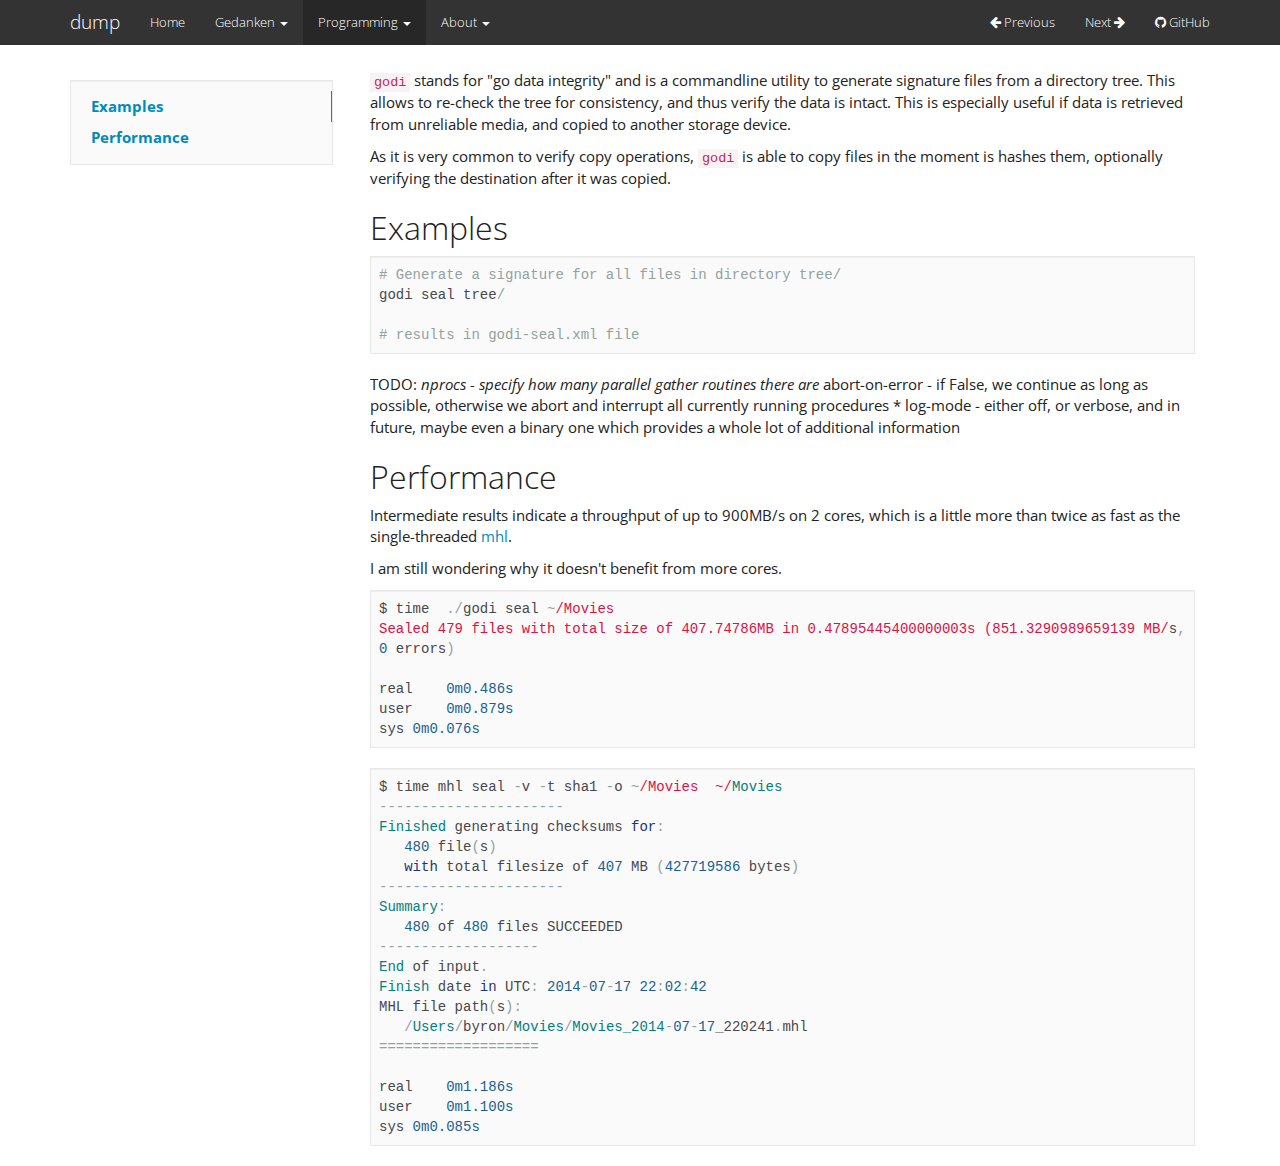
<file: godi/index.html>
<!DOCTYPE html>
<html lang="en">
    <head>
        <meta charset="utf-8">
        <meta http-equiv="X-UA-Compatible" content="IE=edge">
        <meta name="viewport" content="width=device-width, initial-scale=1.0">
        
        
        <link rel="canonical" href="https://byron.github.io/dump/godi/">
        <link rel="shortcut icon" href="../img/favicon.ico">

        <title>godi - go data integrity - dump</title>

        <link href="../css/bootstrap-custom.min.css" rel="stylesheet">
        <link href="../css/font-awesome-4.0.3.css" rel="stylesheet">
        <link href="../css/prettify-1.0.css" rel="stylesheet">
        <link href="../css/base.css" rel="stylesheet">

        <!-- HTML5 shim and Respond.js IE8 support of HTML5 elements and media queries -->
        <!--[if lt IE 9]>
            <script src="https://oss.maxcdn.com/libs/html5shiv/3.7.0/html5shiv.js"></script>
            <script src="https://oss.maxcdn.com/libs/respond.js/1.3.0/respond.min.js"></script>
        <![endif]-->

        
    </head>

    <body>

        <div class="navbar navbar-default navbar-fixed-top" role="navigation">
    <div class="container">

        <!-- Collapsed navigation -->
        <div class="navbar-header">
            <!-- Expander button -->
            <button type="button" class="navbar-toggle" data-toggle="collapse" data-target=".navbar-collapse">
                <span class="sr-only">Toggle navigation</span>
                <span class="icon-bar"></span>
                <span class="icon-bar"></span>
                <span class="icon-bar"></span>
            </button>

            <!-- Main title -->
            <a class="navbar-brand" href="..">dump</a>
        </div>

        <!-- Expanded navigation -->
        <div class="navbar-collapse collapse">
            <!-- Main navigation -->
            <ul class="nav navbar-nav">
            
            
                <li >
                    <a href="..">Home</a>
                </li>
            
            
            
                <li class="dropdown">
                    <a href="#" class="dropdown-toggle" data-toggle="dropdown">Gedanken <b class="caret"></b></a>
                    <ul class="dropdown-menu">
                    
                        <li >
                            <a href="../meta-db/">Meta-Database</a>
                        </li>
                    
                        <li >
                            <a href="../bam/">BAM</a>
                        </li>
                    
                    </ul>
                </li>
            
            
            
                <li class="dropdown active">
                    <a href="#" class="dropdown-toggle" data-toggle="dropdown">Programming <b class="caret"></b></a>
                    <ul class="dropdown-menu">
                    
                        <li >
                            <a href="../python-coding/">Python Coding</a>
                        </li>
                    
                        <li >
                            <a href="../lang/">Languages</a>
                        </li>
                    
                        <li class="active">
                            <a href="./">godi - go data integrity</a>
                        </li>
                    
                    </ul>
                </li>
            
            
            
                <li class="dropdown">
                    <a href="#" class="dropdown-toggle" data-toggle="dropdown">About <b class="caret"></b></a>
                    <ul class="dropdown-menu">
                    
                        <li >
                            <a href="../license/">License</a>
                        </li>
                    
                    </ul>
                </li>
            
            
            </ul>

            <!-- Search, Navigation and Repo links -->
            <ul class="nav navbar-nav navbar-right">
                
                <li >
                    <a rel="next" href="../lang/">
                        <i class="fa fa-arrow-left"></i> Previous
                    </a>
                </li>
                <li >
                    <a rel="prev" href="../license/">
                        Next <i class="fa fa-arrow-right"></i>
                    </a>
                </li>
                
                <li>
                    <a href="https://github.com/Byron/dump">
                        
                            <i class="fa fa-github"></i>
                        
                        GitHub
                    </a>
                </li>
                
            </ul>
        </div>
    </div>
</div>

        <div class="container">
            <div class="col-md-3"><div class="bs-sidebar hidden-print affix well" role="complementary">
    <ul class="nav bs-sidenav">
    
        <li class="main active"><a href="#examples">Examples</a></li>
        
    
        <li class="main "><a href="#performance">Performance</a></li>
        
    
    </ul>
</div></div>
            <div class="col-md-9" role="main">

<p><code>godi</code> stands for "go data integrity" and is a commandline utility to generate signature files from a directory tree. This allows to re-check the tree for consistency, and thus verify the data is intact. This is especially useful if data is retrieved from unreliable media, and copied to another storage device.</p>
<p>As it is very common to verify copy operations, <code>godi</code> is able to copy files in the moment is hashes them, optionally verifying the destination after it was copied.</p>
<h2 id="examples">Examples</h2>
<pre class="prettyprint well"><code class="bash"># Generate a signature for all files in directory tree/
godi seal tree/

# results in godi-seal.xml file
</code></pre>

<p>TODO: 
<em> nprocs - specify how many parallel gather routines there are
</em> abort-on-error - if False, we continue as long as possible, otherwise we abort and interrupt all currently running procedures
* log-mode - either off, or verbose, and in future, maybe even a binary one which provides a whole lot of additional information</p>
<h2 id="performance">Performance</h2>
<p>Intermediate results indicate a throughput of up to 900MB/s on 2 cores, which is a little more than twice as fast as the single-threaded <a href="http://mediahashlist.org/">mhl</a>.</p>
<p>I am still wondering why it doesn't benefit from more cores.</p>
<pre class="prettyprint well"><code class="bash">$ time  ./godi seal ~/Movies
Sealed 479 files with total size of 407.74786MB in 0.47895445400000003s (851.3290989659139 MB/s, 0 errors)

real    0m0.486s
user    0m0.879s
sys 0m0.076s
</code></pre>

<pre class="prettyprint well"><code class="bash">$ time mhl seal -v -t sha1 -o ~/Movies  ~/Movies
----------------------
Finished generating checksums for: 
   480 file(s) 
   with total filesize of 407 MB (427719586 bytes)
----------------------
Summary:
   480 of 480 files SUCCEEDED
-------------------
End of input.
Finish date in UTC: 2014-07-17 22:02:42
MHL file path(s):
   /Users/byron/Movies/Movies_2014-07-17_220241.mhl
===================

real    0m1.186s
user    0m1.100s
sys 0m0.085s
</code></pre>

</div>
        </div>

        

        <script src="https://code.jquery.com/jquery-1.10.2.min.js"></script>
        <script src="../js/bootstrap-3.0.3.min.js"></script>
        <script src="../js/prettify-1.0.min.js"></script>
        <script src="../js/base.js"></script>
    </body>
</html>
</file>
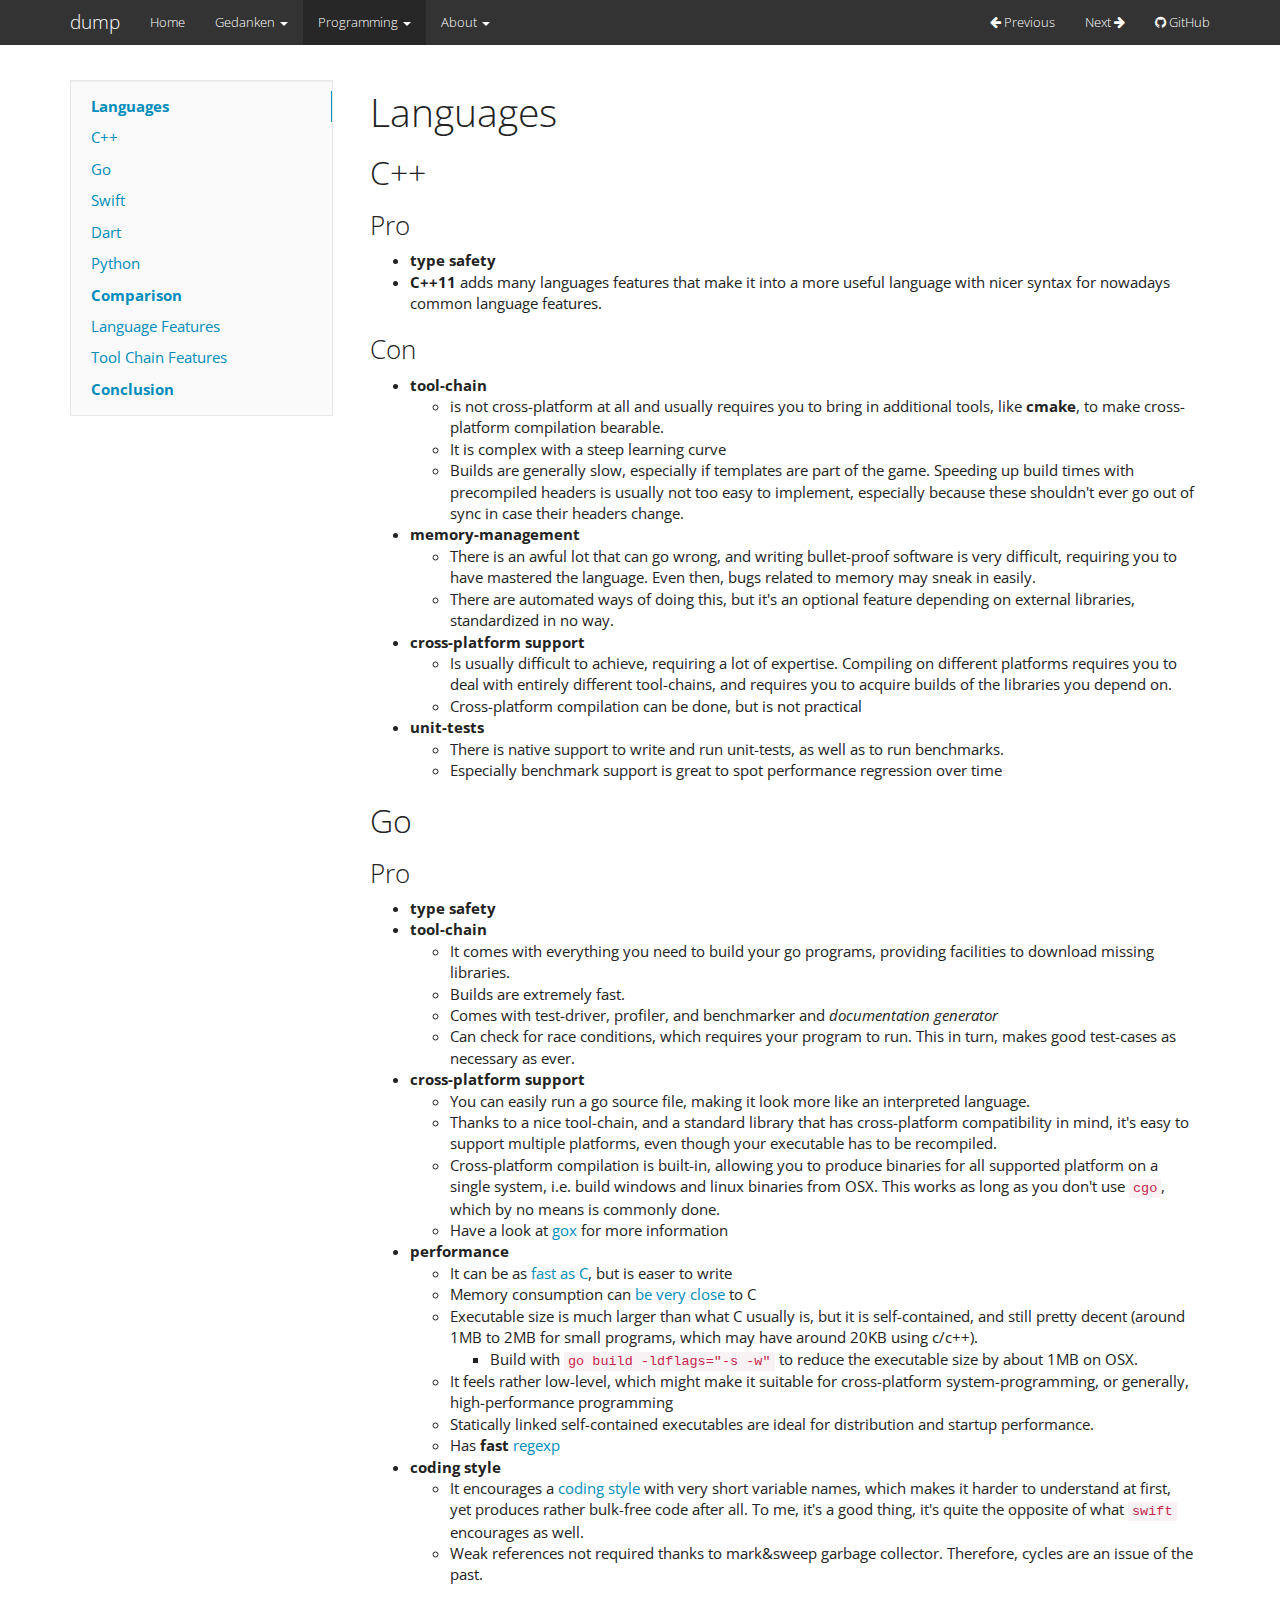
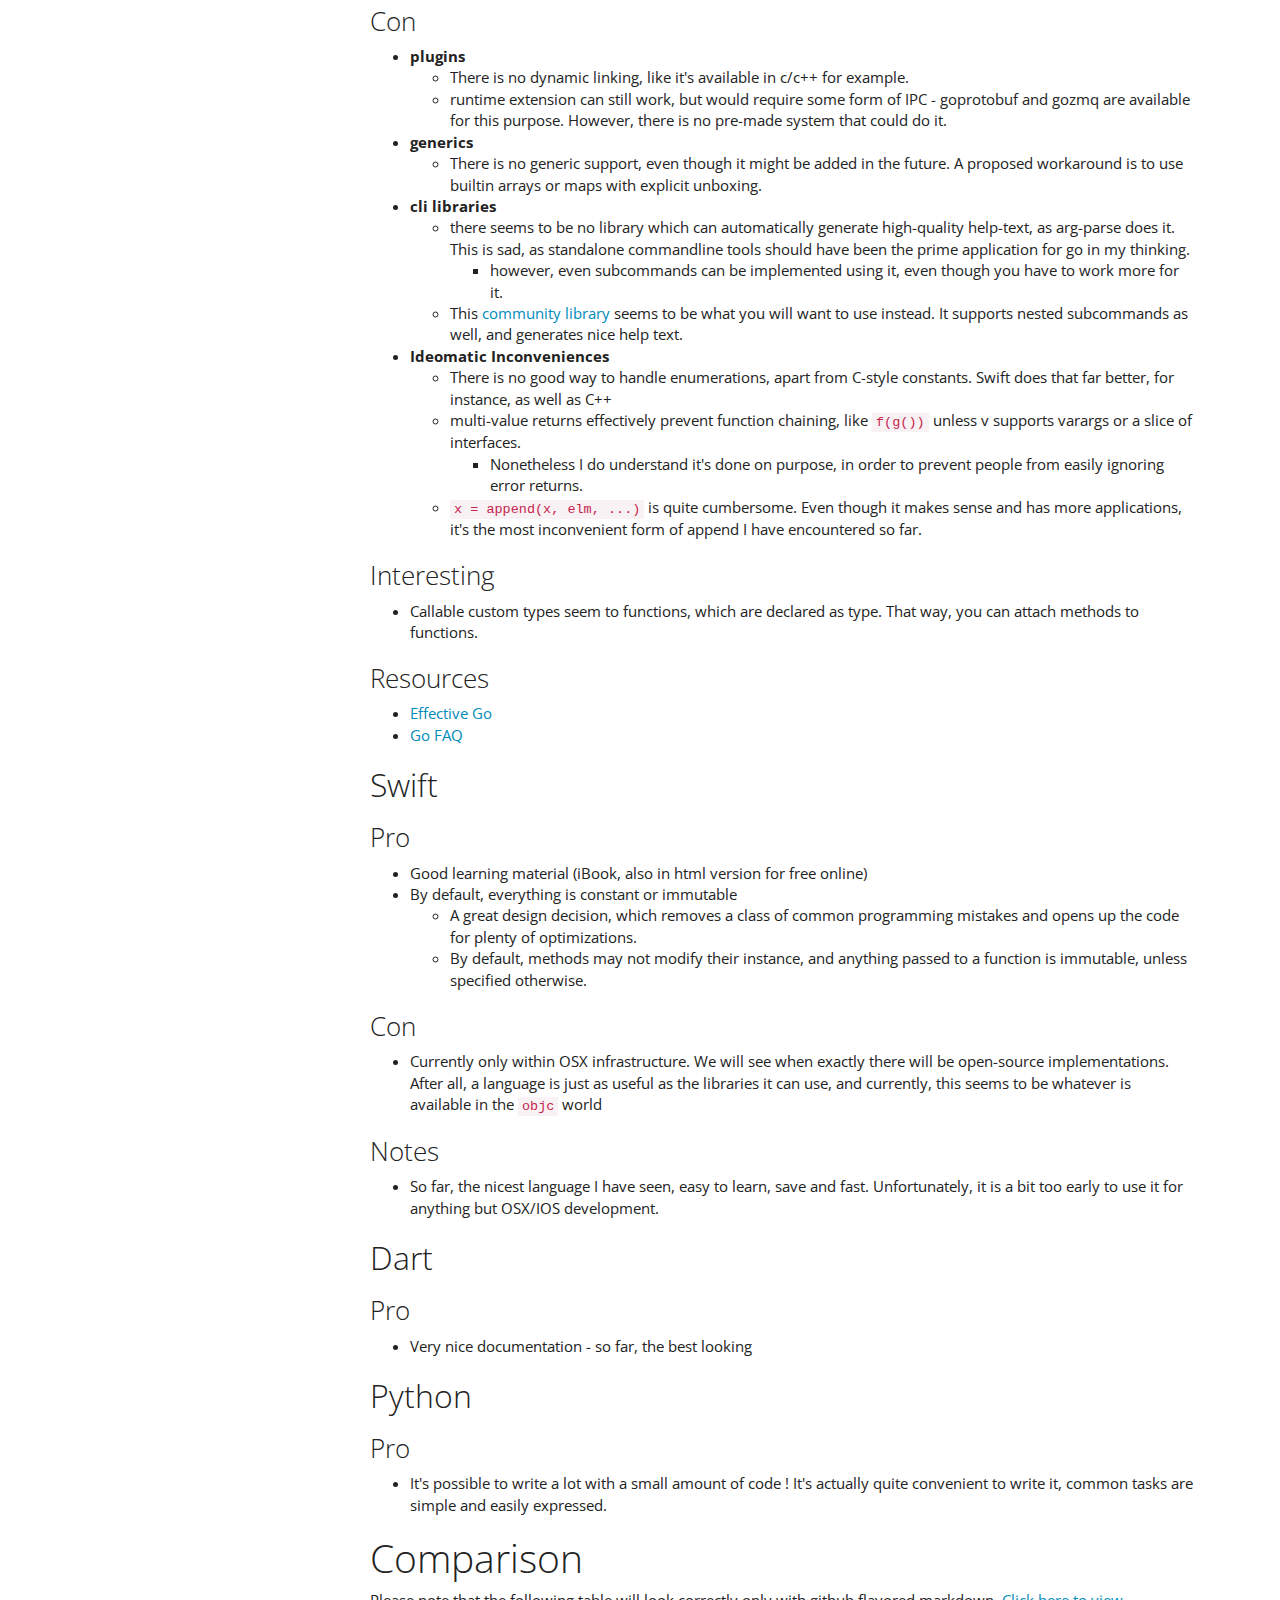
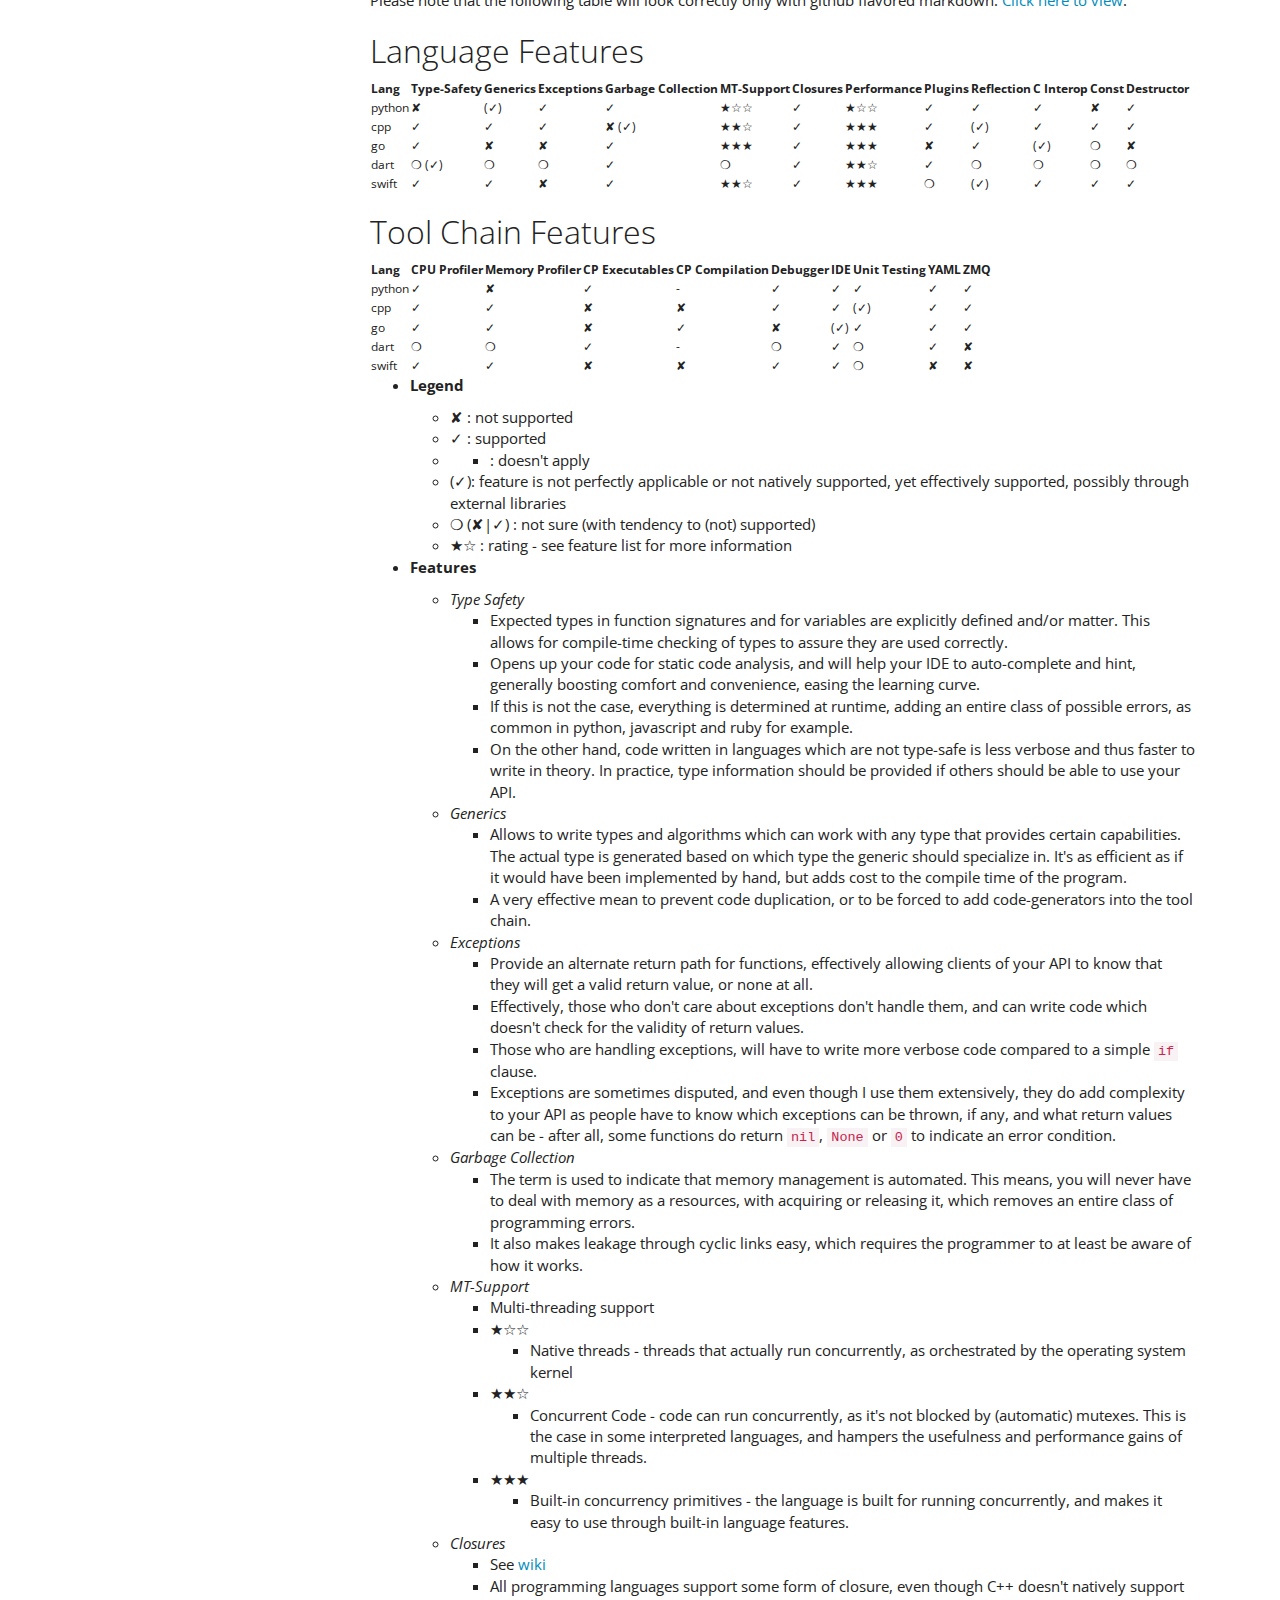
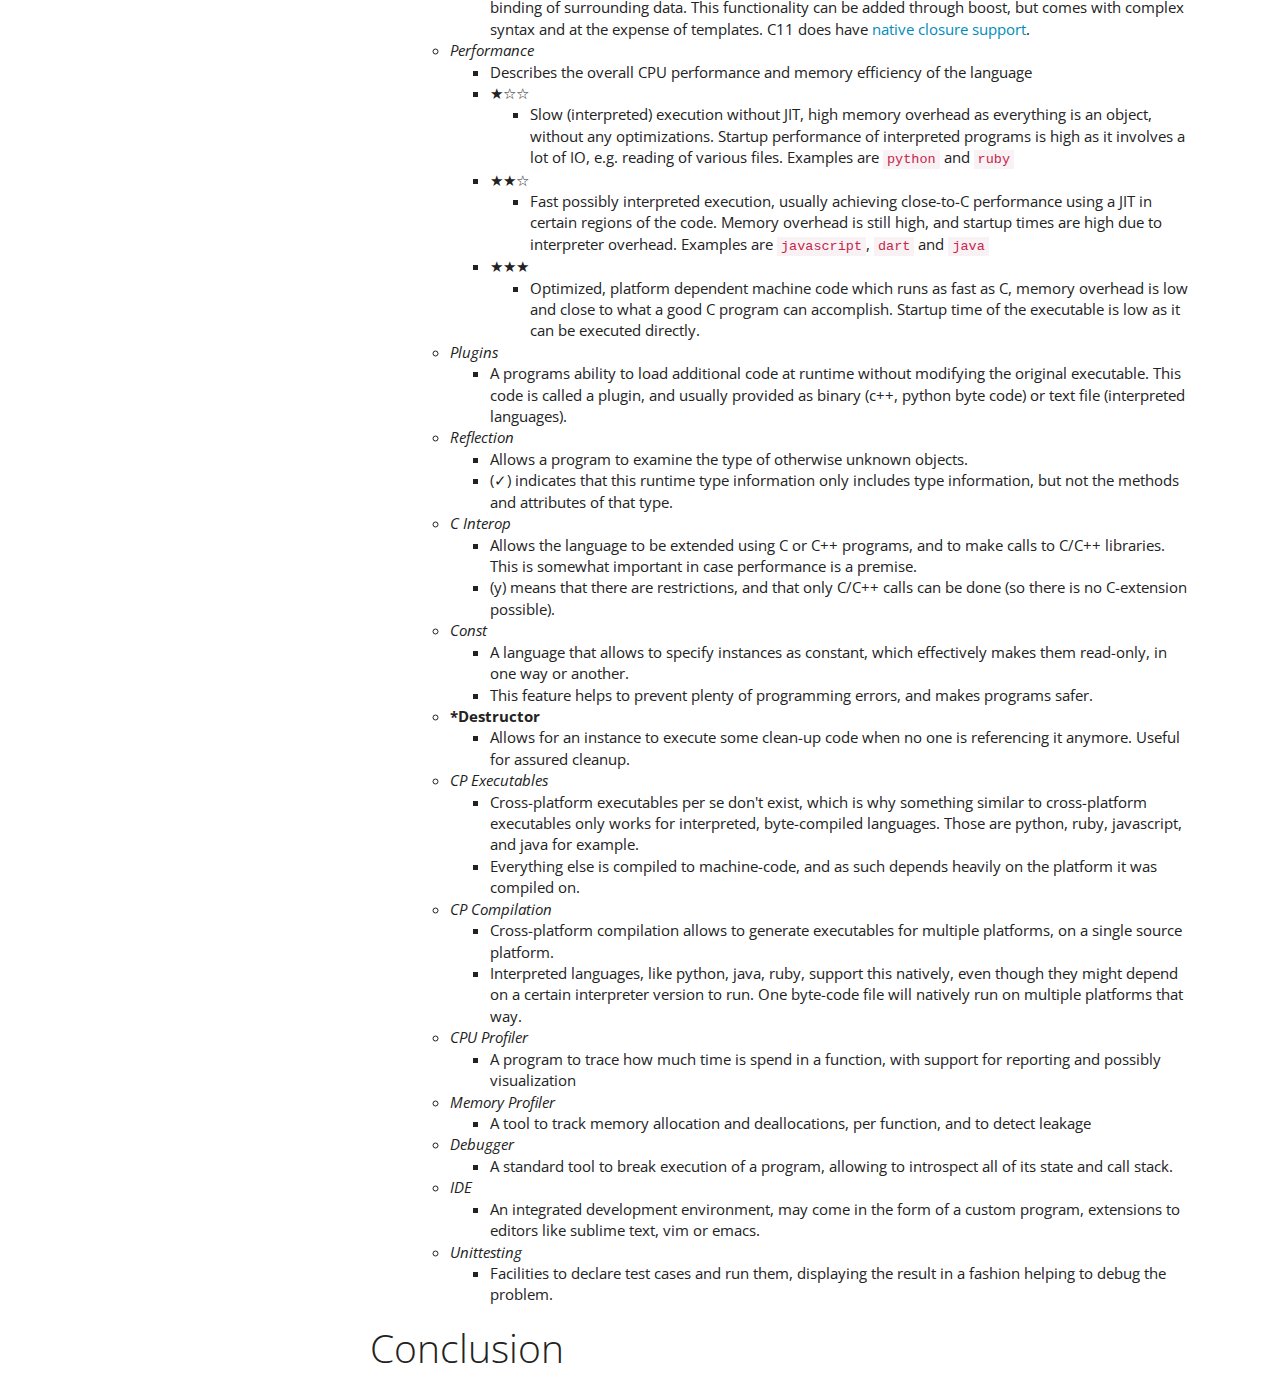
<file: lang/index.html>
<!DOCTYPE html>
<html lang="en">
    <head>
        <meta charset="utf-8">
        <meta http-equiv="X-UA-Compatible" content="IE=edge">
        <meta name="viewport" content="width=device-width, initial-scale=1.0">
        
        
        <link rel="canonical" href="https://byron.github.io/dump/lang/">
        <link rel="shortcut icon" href="../img/favicon.ico">

        <title>Languages - dump</title>

        <link href="../css/bootstrap-custom.min.css" rel="stylesheet">
        <link href="../css/font-awesome-4.0.3.css" rel="stylesheet">
        <link href="../css/prettify-1.0.css" rel="stylesheet">
        <link href="../css/base.css" rel="stylesheet">

        <!-- HTML5 shim and Respond.js IE8 support of HTML5 elements and media queries -->
        <!--[if lt IE 9]>
            <script src="https://oss.maxcdn.com/libs/html5shiv/3.7.0/html5shiv.js"></script>
            <script src="https://oss.maxcdn.com/libs/respond.js/1.3.0/respond.min.js"></script>
        <![endif]-->

        
    </head>

    <body>

        <div class="navbar navbar-default navbar-fixed-top" role="navigation">
    <div class="container">

        <!-- Collapsed navigation -->
        <div class="navbar-header">
            <!-- Expander button -->
            <button type="button" class="navbar-toggle" data-toggle="collapse" data-target=".navbar-collapse">
                <span class="sr-only">Toggle navigation</span>
                <span class="icon-bar"></span>
                <span class="icon-bar"></span>
                <span class="icon-bar"></span>
            </button>

            <!-- Main title -->
            <a class="navbar-brand" href="..">dump</a>
        </div>

        <!-- Expanded navigation -->
        <div class="navbar-collapse collapse">
            <!-- Main navigation -->
            <ul class="nav navbar-nav">
            
            
                <li >
                    <a href="..">Home</a>
                </li>
            
            
            
                <li class="dropdown">
                    <a href="#" class="dropdown-toggle" data-toggle="dropdown">Gedanken <b class="caret"></b></a>
                    <ul class="dropdown-menu">
                    
                        <li >
                            <a href="../meta-db/">Meta-Database</a>
                        </li>
                    
                        <li >
                            <a href="../bam/">BAM</a>
                        </li>
                    
                    </ul>
                </li>
            
            
            
                <li class="dropdown active">
                    <a href="#" class="dropdown-toggle" data-toggle="dropdown">Programming <b class="caret"></b></a>
                    <ul class="dropdown-menu">
                    
                        <li >
                            <a href="../python-coding/">Python Coding</a>
                        </li>
                    
                        <li class="active">
                            <a href="./">Languages</a>
                        </li>
                    
                    </ul>
                </li>
            
            
            
                <li class="dropdown">
                    <a href="#" class="dropdown-toggle" data-toggle="dropdown">About <b class="caret"></b></a>
                    <ul class="dropdown-menu">
                    
                        <li >
                            <a href="../license/">License</a>
                        </li>
                    
                    </ul>
                </li>
            
            
            </ul>

            <!-- Search, Navigation and Repo links -->
            <ul class="nav navbar-nav navbar-right">
                
                <li >
                    <a rel="next" href="../python-coding/">
                        <i class="fa fa-arrow-left"></i> Previous
                    </a>
                </li>
                <li >
                    <a rel="prev" href="../license/">
                        Next <i class="fa fa-arrow-right"></i>
                    </a>
                </li>
                
                <li>
                    <a href="https://github.com/Byron/dump">
                        
                            <i class="fa fa-github"></i>
                        
                        GitHub
                    </a>
                </li>
                
            </ul>
        </div>
    </div>
</div>

        <div class="container">
            <div class="col-md-3"><div class="bs-sidebar hidden-print affix well" role="complementary">
    <ul class="nav bs-sidenav">
    
        <li class="main active"><a href="#languages">Languages</a></li>
        
            <li><a href="#c">C++</a></li>
        
            <li><a href="#go">Go</a></li>
        
            <li><a href="#swift">Swift</a></li>
        
            <li><a href="#dart">Dart</a></li>
        
            <li><a href="#python">Python</a></li>
        
    
        <li class="main "><a href="#comparison">Comparison</a></li>
        
            <li><a href="#language-features">Language Features</a></li>
        
            <li><a href="#tool-chain-features">Tool Chain Features</a></li>
        
    
        <li class="main "><a href="#conclusion">Conclusion</a></li>
        
    
    </ul>
</div></div>
            <div class="col-md-9" role="main">

<h1 id="languages">Languages</h1>
<h2 id="c">C++</h2>
<h3 id="pro">Pro</h3>
<ul>
<li><strong>type safety</strong></li>
<li><strong>C++11</strong> adds many languages features that make it into a more useful language with nicer syntax for nowadays common language features.</li>
</ul>
<h3 id="con">Con</h3>
<ul>
<li><strong>tool-chain</strong><ul>
<li>is not cross-platform at all and usually requires you to bring in additional tools, like <strong>cmake</strong>, to make cross-platform compilation bearable.</li>
<li>It is complex with a steep learning curve</li>
<li>Builds are generally slow, especially if templates are part of the game. Speeding up build times with precompiled headers is usually not too easy to implement, especially because these shouldn't ever go out of sync in case their headers change.</li>
</ul>
</li>
<li><strong>memory-management</strong><ul>
<li>There is an awful lot that can go wrong, and writing bullet-proof software is very difficult, requiring you to have mastered the language. Even then, bugs related to memory may sneak in easily.</li>
<li>There are automated ways of doing this, but it's an optional feature depending on external libraries, standardized in no way.</li>
</ul>
</li>
<li><strong>cross-platform support</strong><ul>
<li>Is usually difficult to achieve, requiring a lot of expertise. Compiling on different platforms requires you to deal with entirely different tool-chains, and requires you to acquire builds of the libraries you depend on.</li>
<li>Cross-platform compilation can be done, but is not practical</li>
</ul>
</li>
<li><strong>unit-tests</strong><ul>
<li>There is native support to write and run unit-tests, as well as to run benchmarks.</li>
<li>Especially benchmark support is great to spot performance regression over time</li>
</ul>
</li>
</ul>
<h2 id="go">Go</h2>
<h3 id="pro_1">Pro</h3>
<ul>
<li><strong>type safety</strong></li>
<li><strong>tool-chain</strong><ul>
<li>It comes with everything you need to build your go programs, providing facilities to download missing libraries.</li>
<li>Builds are extremely fast.</li>
<li>Comes with test-driver, profiler, and benchmarker and <em>documentation generator</em></li>
<li>Can check for race conditions, which requires your program to run. This in turn, makes good test-cases as necessary as ever.</li>
</ul>
</li>
<li><strong>cross-platform support</strong><ul>
<li>You can easily run a go source file, making it look more like an interpreted language.</li>
<li>Thanks to a nice tool-chain, and a standard library that has cross-platform compatibility in mind, it's easy to support multiple platforms, even though your executable has to be recompiled.</li>
<li>Cross-platform compilation is built-in, allowing you to produce binaries for all supported platform on a single system, i.e. build windows and linux binaries from OSX. This works as long as you don't use <code>cgo</code>, which by no means is commonly done.</li>
<li>Have a look at <a href="https://github.com/mitchellh/gox">gox</a> for more information</li>
</ul>
</li>
<li><strong>performance</strong><ul>
<li>It can be as <a href="http://blog.golang.org/profiling-go-programs">fast as C</a>, but is easer to write</li>
<li>Memory consumption can <a href="http://blog.golang.org/profiling-go-programs">be very close</a> to C</li>
<li>Executable size is much larger than what C usually is, but it is self-contained, and still pretty decent (around 1MB to 2MB for small programs, which may have around 20KB using c/c++).<ul>
<li>Build with <code>go build -ldflags="-s -w"</code> to reduce the executable size by about 1MB on OSX.</li>
</ul>
</li>
<li>It feels rather low-level, which might make it suitable for cross-platform system-programming, or generally, high-performance programming</li>
<li>Statically linked self-contained executables are ideal for distribution and startup performance.</li>
<li>Has <strong>fast</strong> <a href="http://swtch.com/~rsc/regexp/regexp1.html">regexp</a></li>
</ul>
</li>
<li><strong>coding style</strong><ul>
<li>It encourages a <a href="http://talks.golang.org/2013/bestpractices.slide">coding style</a> with very short variable names, which makes it harder to understand at first, yet produces rather bulk-free code after all. To me, it's a good thing, it's quite the opposite of what <code>swift</code> encourages as well.</li>
<li>Weak references not required thanks to mark&amp;sweep garbage collector. Therefore, cycles are an issue of the past.</li>
</ul>
</li>
</ul>
<h3 id="con_1">Con</h3>
<ul>
<li><strong>plugins</strong><ul>
<li>There is no dynamic linking, like it's available in c/c++ for example.</li>
<li>runtime extension can still work, but would require some form of IPC - goprotobuf and gozmq are available for this purpose. However, there is no pre-made system that could do it.</li>
</ul>
</li>
<li><strong>generics</strong><ul>
<li>There is no generic support, even though it might be added in the future. A proposed workaround is to use builtin arrays or maps with explicit unboxing.</li>
</ul>
</li>
<li><strong>cli libraries</strong><ul>
<li>there seems to be no library which can automatically generate high-quality help-text, as arg-parse does it. This is sad, as standalone commandline tools should have been the prime application for go in my thinking.<ul>
<li>however, even subcommands can be implemented using it, even though you have to work more for it.</li>
</ul>
</li>
<li>This <a href="https://github.com/codegangsta/cli">community library</a> seems to be what you will want to use instead. It supports nested subcommands as well, and generates nice help text.</li>
</ul>
</li>
<li><strong>Ideomatic Inconveniences</strong><ul>
<li>There is no good way to handle enumerations, apart from C-style constants. Swift does that far better, for instance, as well as C++</li>
<li>multi-value returns effectively prevent function chaining, like <code>f(g())</code> unless v supports varargs or a slice of interfaces.<ul>
<li>Nonetheless I do understand it's done on purpose, in order to prevent people from easily ignoring error returns.</li>
</ul>
</li>
<li><code>x = append(x, elm, ...)</code> is quite cumbersome. Even though it makes sense and has more applications, it's the most inconvenient form of append I have encountered so far.</li>
</ul>
</li>
</ul>
<h3 id="interesting">Interesting</h3>
<ul>
<li>Callable custom types seem to functions, which are declared as type. That way, you can attach methods to functions.</li>
</ul>
<h3 id="resources">Resources</h3>
<ul>
<li><a href="http://golang.org/doc/effective_go.html">Effective Go</a></li>
<li><a href="http://golang.org/doc/faq">Go FAQ</a></li>
</ul>
<h2 id="swift">Swift</h2>
<h3 id="pro_2">Pro</h3>
<ul>
<li>Good learning material (iBook, also in html version for free online)</li>
<li>By default, everything is constant or immutable<ul>
<li>A great design decision, which removes a class of common programming mistakes and opens up the code for plenty of optimizations.</li>
<li>By default, methods may not modify their instance, and anything passed to a function is immutable, unless specified otherwise.</li>
</ul>
</li>
</ul>
<h3 id="con_2">Con</h3>
<ul>
<li>Currently only within OSX infrastructure. We will see when exactly there will be open-source implementations. After all, a language is just as useful as the libraries it can use, and currently, this seems to be whatever is available in the <code>objc</code> world</li>
</ul>
<h3 id="notes">Notes</h3>
<ul>
<li>So far, the nicest language I have seen, easy to learn, save and fast. Unfortunately, it is a bit too early to use it for anything but OSX/IOS development.</li>
</ul>
<h2 id="dart">Dart</h2>
<h3 id="pro_3">Pro</h3>
<ul>
<li>Very nice documentation - so far, the best looking</li>
</ul>
<h2 id="python">Python</h2>
<h3 id="pro_4">Pro</h3>
<ul>
<li>It's possible to write a lot with a small amount of code ! It's actually quite convenient to write it, common tasks are simple and easily expressed.</li>
</ul>
<h1 id="comparison">Comparison</h1>
<p>Please note that the following table will look correctly only with github flavored markdown.
<a href="https://github.com/Byron/depot/blob/master/src/md/lang.md">Click here to view</a>.</p>
<h2 id="language-features">Language Features</h2>
<table>
<thead>
<tr>
<th>Lang</th>
<th>Type-Safety</th>
<th>Generics</th>
<th>Exceptions</th>
<th>Garbage Collection</th>
<th>MT-Support</th>
<th>Closures</th>
<th>Performance</th>
<th>Plugins</th>
<th>Reflection</th>
<th>C Interop</th>
<th>Const</th>
<th>Destructor</th>
<th></th>
</tr>
</thead>
<tbody>
<tr>
<td>python</td>
<td>✘</td>
<td>(✓)</td>
<td>✓</td>
<td>✓</td>
<td>★☆☆</td>
<td>✓</td>
<td>★☆☆</td>
<td>✓</td>
<td>✓</td>
<td>✓</td>
<td>✘</td>
<td>✓</td>
<td></td>
</tr>
<tr>
<td>cpp</td>
<td>✓</td>
<td>✓</td>
<td>✓</td>
<td>✘ (✓)</td>
<td>★★☆</td>
<td>✓</td>
<td>★★★</td>
<td>✓</td>
<td>(✓)</td>
<td>✓</td>
<td>✓</td>
<td>✓</td>
<td></td>
</tr>
<tr>
<td>go</td>
<td>✓</td>
<td>✘</td>
<td>✘</td>
<td>✓</td>
<td>★★★</td>
<td>✓</td>
<td>★★★</td>
<td>✘</td>
<td>✓</td>
<td>(✓)</td>
<td>❍</td>
<td>✘</td>
<td></td>
</tr>
<tr>
<td>dart</td>
<td>❍ (✓)</td>
<td>❍</td>
<td>❍</td>
<td>✓</td>
<td>❍</td>
<td>✓</td>
<td>★★☆</td>
<td>✓</td>
<td>❍</td>
<td>❍</td>
<td>❍</td>
<td>❍</td>
<td></td>
</tr>
<tr>
<td>swift</td>
<td>✓</td>
<td>✓</td>
<td>✘</td>
<td>✓</td>
<td>★★☆</td>
<td>✓</td>
<td>★★★</td>
<td>❍</td>
<td>(✓)</td>
<td>✓</td>
<td>✓</td>
<td>✓</td>
<td></td>
</tr>
</tbody>
</table>
<h2 id="tool-chain-features">Tool Chain Features</h2>
<table>
<thead>
<tr>
<th>Lang</th>
<th>CPU Profiler</th>
<th>Memory Profiler</th>
<th>CP Executables</th>
<th>CP Compilation</th>
<th>Debugger</th>
<th>IDE</th>
<th>Unit Testing</th>
<th>YAML</th>
<th>ZMQ</th>
</tr>
</thead>
<tbody>
<tr>
<td>python</td>
<td>✓</td>
<td>✘</td>
<td>✓</td>
<td>-</td>
<td>✓</td>
<td>✓</td>
<td>✓</td>
<td>✓</td>
<td>✓</td>
</tr>
<tr>
<td>cpp</td>
<td>✓</td>
<td>✓</td>
<td>✘</td>
<td>✘</td>
<td>✓</td>
<td>✓</td>
<td>(✓)</td>
<td>✓</td>
<td>✓</td>
</tr>
<tr>
<td>go</td>
<td>✓</td>
<td>✓</td>
<td>✘</td>
<td>✓</td>
<td>✘</td>
<td>(✓)</td>
<td>✓</td>
<td>✓</td>
<td>✓</td>
</tr>
<tr>
<td>dart</td>
<td>❍</td>
<td>❍</td>
<td>✓</td>
<td>-</td>
<td>❍</td>
<td>✓</td>
<td>❍</td>
<td>✓</td>
<td>✘</td>
</tr>
<tr>
<td>swift</td>
<td>✓</td>
<td>✓</td>
<td>✘</td>
<td>✘</td>
<td>✓</td>
<td>✓</td>
<td>❍</td>
<td>✘</td>
<td>✘</td>
</tr>
</tbody>
</table>
<ul>
<li>
<p><strong>Legend</strong></p>
<ul>
<li>✘  : not supported</li>
<li>✓  : supported</li>
<li>
<ul>
<li>: doesn't apply</li>
</ul>
</li>
<li>(✓): feature is not perfectly applicable or not natively supported, yet effectively supported, possibly through external libraries</li>
<li>❍ (✘|✓) : not sure (with tendency to (not) supported)</li>
<li>★☆ : rating - see feature list for more information</li>
</ul>
</li>
<li>
<p><strong>Features</strong></p>
<ul>
<li><em>Type Safety</em><ul>
<li>Expected types in function signatures and for variables are explicitly defined and/or matter. This allows for compile-time checking of types to assure they are used correctly.</li>
<li>Opens up your code for static code analysis, and will help your IDE to auto-complete and hint, generally boosting comfort and convenience, easing the learning curve.</li>
<li>If this is not the case, everything is determined at runtime, adding an entire class of possible errors, as common in python, javascript and ruby for example.</li>
<li>On the other hand, code written in languages which are not type-safe is less verbose and thus faster to write in theory. In practice, type information should be provided if others should be able to use your API.</li>
</ul>
</li>
<li><em>Generics</em><ul>
<li>Allows to write types and algorithms which can work with any type that provides certain capabilities. The actual type is generated based on which type the generic should specialize in. It's as efficient as if it would have been implemented by hand, but adds cost to the compile time of the program.</li>
<li>A very effective mean to prevent code duplication, or to be forced to add code-generators into the tool chain.</li>
</ul>
</li>
<li><em>Exceptions</em><ul>
<li>Provide an alternate return path for functions, effectively allowing clients of your API to know that they will get a valid return value, or none at all.</li>
<li>Effectively, those who don't care about exceptions don't handle them, and can write code which doesn't check for the validity of return values.</li>
<li>Those who are handling exceptions, will have to write more verbose code compared to a simple <code>if</code> clause.</li>
<li>Exceptions are sometimes disputed, and even though I use them extensively, they do add complexity to your API as people have to know which exceptions can be thrown, if any, and what return values can be - after all, some functions do return <code>nil</code>, <code>None</code> or <code>0</code> to indicate an error condition.</li>
</ul>
</li>
<li><em>Garbage Collection</em><ul>
<li>The term is used to indicate that memory management is automated. This means, you will never have to deal with memory as a resources, with acquiring or releasing it, which removes an entire class of programming errors.</li>
<li>It also makes leakage through cyclic links easy, which requires the programmer to at least be aware of how it works.</li>
</ul>
</li>
<li><em>MT-Support</em><ul>
<li>Multi-threading support</li>
<li>★☆☆<ul>
<li>Native threads - threads that actually run concurrently, as orchestrated by the operating system kernel</li>
</ul>
</li>
<li>★★☆<ul>
<li>Concurrent Code - code can run concurrently, as it's not blocked by (automatic) mutexes. This is the case in some interpreted languages, and hampers the usefulness and performance gains of multiple threads.</li>
</ul>
</li>
<li>★★★<ul>
<li>Built-in concurrency primitives - the language is built for running concurrently, and makes it easy to use through built-in language features.</li>
</ul>
</li>
</ul>
</li>
<li><em>Closures</em><ul>
<li>See <a href="http://en.wikipedia.org/wiki/Closure_(computer_programming)">wiki</a></li>
<li>All programming languages support some form of closure, even though C++ doesn't natively support binding of surrounding data. This functionality can be added through boost, but comes with complex syntax and at the expense of templates. C11 does have <a href="http://www.cprogramming.com/c++11/c++11-lambda-closures.html">native closure support</a>.</li>
</ul>
</li>
<li><em>Performance</em><ul>
<li>Describes the overall CPU performance and memory efficiency of the language</li>
<li>★☆☆<ul>
<li>Slow (interpreted) execution without JIT, high memory overhead as everything is an object, without any optimizations. Startup performance of interpreted programs is high as it involves a lot of IO, e.g. reading of various files. Examples are <code>python</code> and <code>ruby</code></li>
</ul>
</li>
<li>★★☆<ul>
<li>Fast possibly interpreted execution, usually achieving close-to-C performance using a JIT in certain regions of the code. Memory overhead is still high, and startup times are high due to interpreter overhead. Examples are <code>javascript</code>, <code>dart</code> and <code>java</code></li>
</ul>
</li>
<li>★★★<ul>
<li>Optimized, platform dependent machine code which runs as fast as C, memory overhead is low and close to what a good C program can accomplish. Startup time of the executable is low as it can be executed directly.</li>
</ul>
</li>
</ul>
</li>
<li><em>Plugins</em><ul>
<li>A programs ability to load additional code at runtime without modifying the original executable. This code is called a plugin, and usually provided as binary (c++, python byte code) or text file (interpreted languages).</li>
</ul>
</li>
<li><em>Reflection</em><ul>
<li>Allows a program to examine the type of otherwise unknown objects.</li>
<li>(✓) indicates that this runtime type information only includes type information, but not the methods and attributes of that type.</li>
</ul>
</li>
<li><em>C Interop</em><ul>
<li>Allows the language to be extended using C or C++ programs, and to make calls to C/C++ libraries. This is somewhat important in case performance is a premise.</li>
<li>(y) means that there are restrictions, and that only C/C++ calls can be done (so there is no C-extension possible).</li>
</ul>
</li>
<li><em>Const</em><ul>
<li>A language that allows to specify instances as constant, which effectively makes them read-only, in one way or another.</li>
<li>This feature helps to prevent plenty of programming errors, and makes programs safer.</li>
</ul>
</li>
<li><strong> *Destructor</strong><ul>
<li>Allows for an instance to execute some clean-up code when no one is referencing it anymore. Useful for assured cleanup.</li>
</ul>
</li>
<li><em>CP Executables</em><ul>
<li>Cross-platform executables per se don't exist, which is why something similar to cross-platform executables only works for interpreted, byte-compiled languages. Those are python, ruby, javascript, and java for example.</li>
<li>Everything else is compiled to machine-code, and as such depends heavily on the platform it was compiled on.</li>
</ul>
</li>
<li><em>CP Compilation</em><ul>
<li>Cross-platform compilation allows to generate executables for multiple platforms, on a single source platform.</li>
<li>Interpreted languages, like python, java, ruby, support this natively, even though they might depend on a certain interpreter version to run. One byte-code file will natively run on multiple platforms that way.</li>
</ul>
</li>
<li><em>CPU Profiler</em><ul>
<li>A program to trace how much time is spend in a function, with support for reporting and possibly visualization</li>
</ul>
</li>
<li><em>Memory Profiler</em><ul>
<li>A tool to track memory allocation and deallocations, per function, and to detect leakage</li>
</ul>
</li>
<li><em>Debugger</em><ul>
<li>A standard tool to break execution of a program, allowing to introspect all of its state and call stack.</li>
</ul>
</li>
<li><em>IDE</em><ul>
<li>An integrated development environment, may come in the form of a custom program, extensions to editors like sublime text, vim or emacs.</li>
</ul>
</li>
<li><em>Unittesting</em><ul>
<li>Facilities to declare test cases and run them, displaying the result in a fashion helping to debug the problem.</li>
</ul>
</li>
</ul>
</li>
</ul>
<h1 id="conclusion">Conclusion</h1>
</div>
        </div>

        

        <script src="https://code.jquery.com/jquery-1.10.2.min.js"></script>
        <script src="../js/bootstrap-3.0.3.min.js"></script>
        <script src="../js/prettify-1.0.min.js"></script>
        <script src="../js/base.js"></script>
    </body>
</html>
</file>
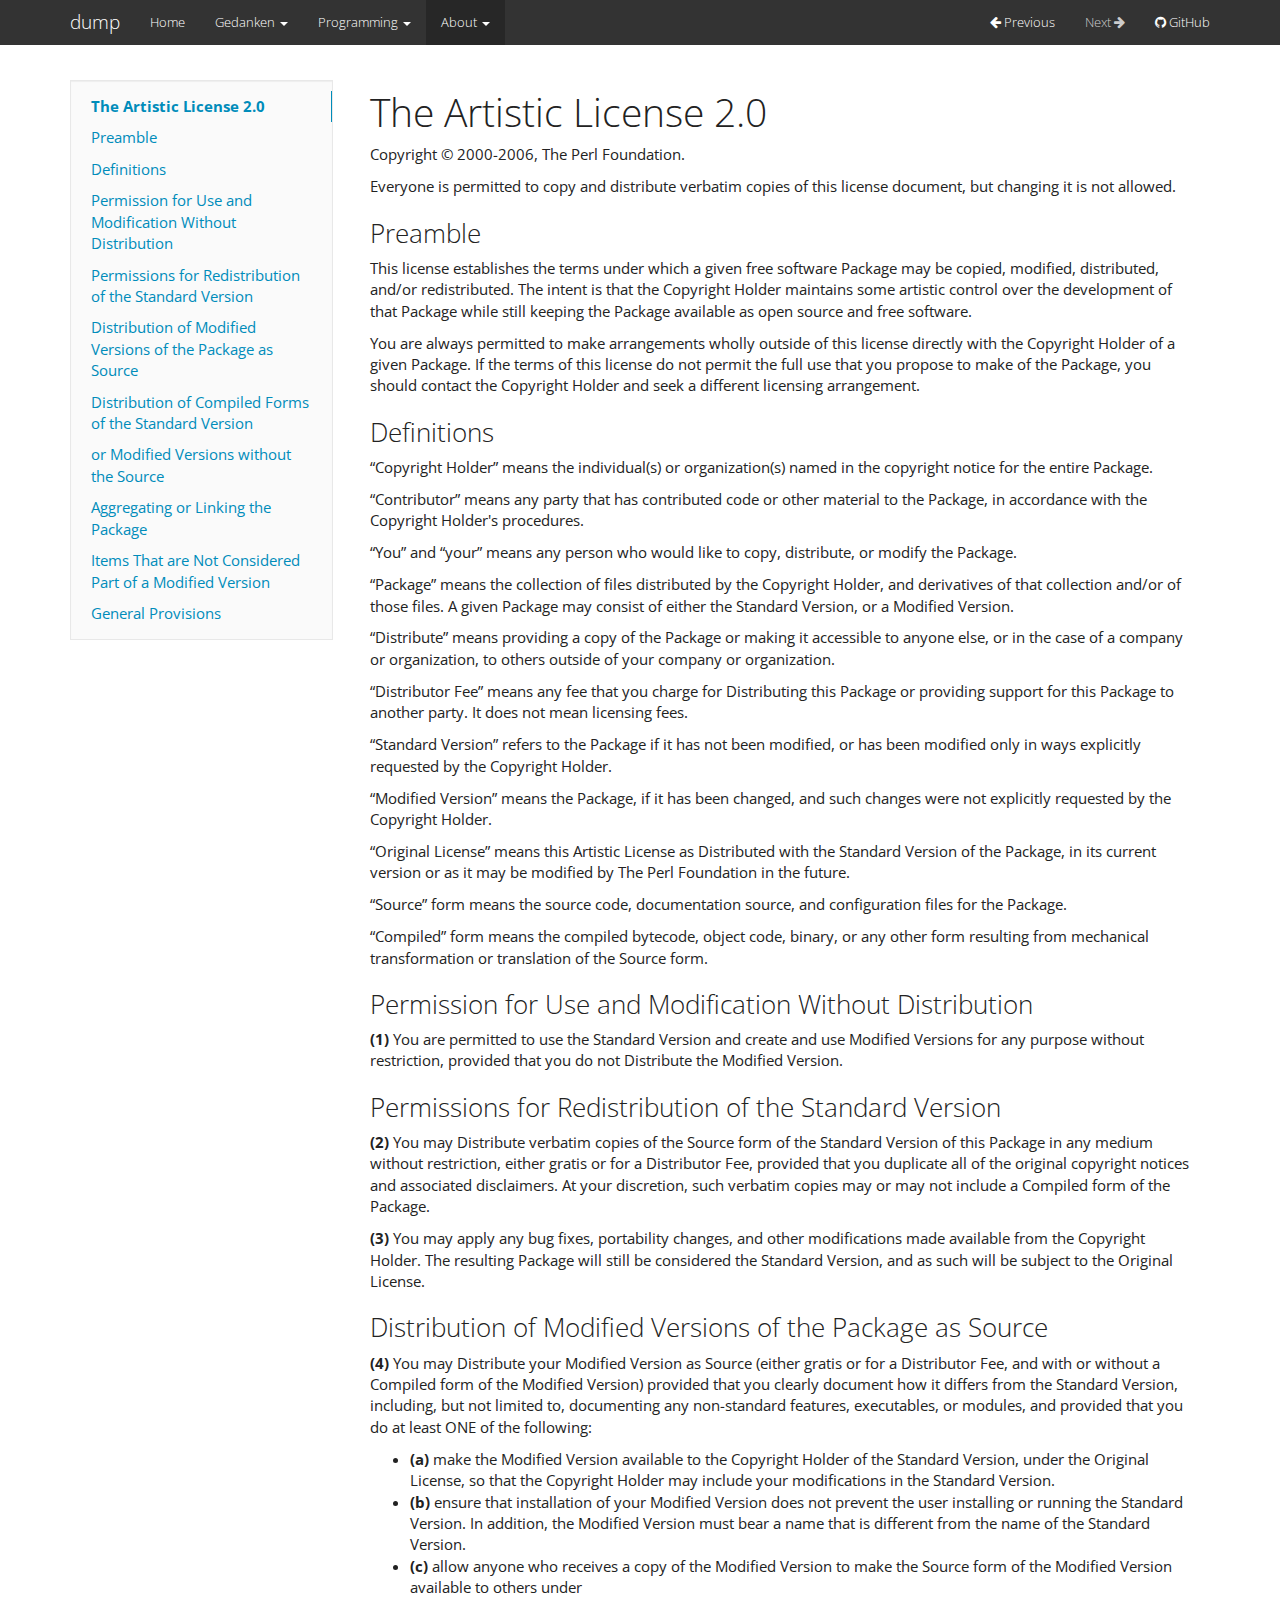
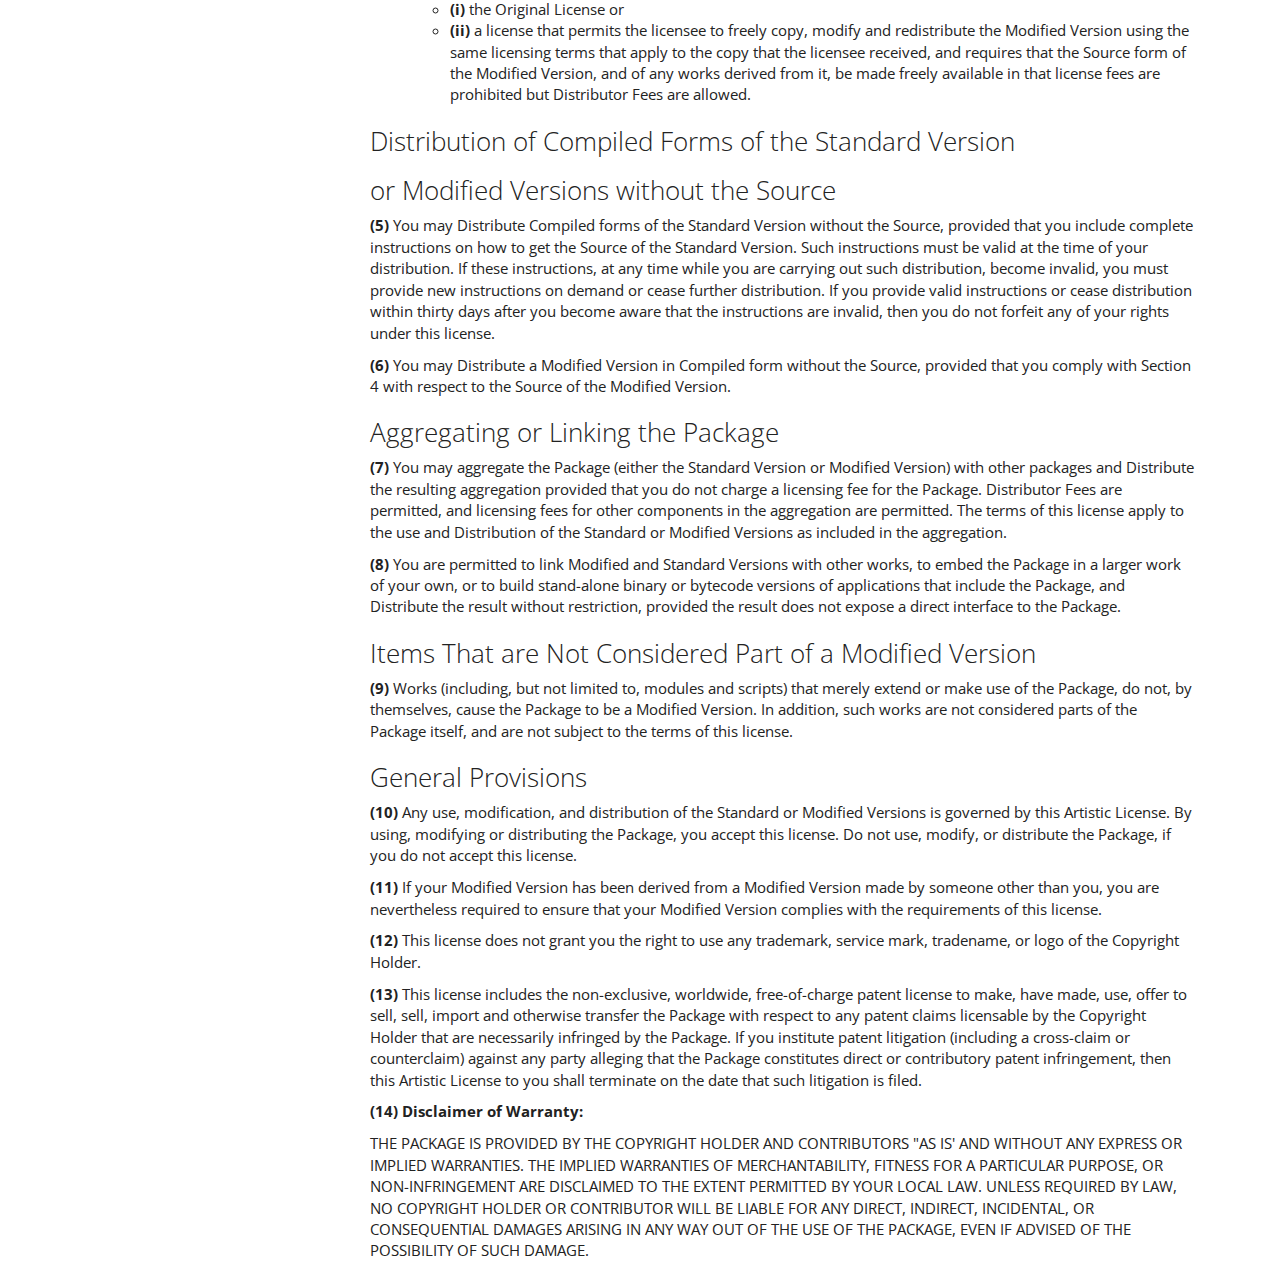
<file: license/index.html>
<!DOCTYPE html>
<html lang="en">
    <head>
        <meta charset="utf-8">
        <meta http-equiv="X-UA-Compatible" content="IE=edge">
        <meta name="viewport" content="width=device-width, initial-scale=1.0">
        
        
        <link rel="canonical" href="https://byron.github.io/dump/license/">
        <link rel="shortcut icon" href="../img/favicon.ico">

        <title>License - dump</title>

        <link href="../css/bootstrap-custom.min.css" rel="stylesheet">
        <link href="../css/font-awesome-4.0.3.css" rel="stylesheet">
        <link href="../css/prettify-1.0.css" rel="stylesheet">
        <link href="../css/base.css" rel="stylesheet">

        <!-- HTML5 shim and Respond.js IE8 support of HTML5 elements and media queries -->
        <!--[if lt IE 9]>
            <script src="https://oss.maxcdn.com/libs/html5shiv/3.7.0/html5shiv.js"></script>
            <script src="https://oss.maxcdn.com/libs/respond.js/1.3.0/respond.min.js"></script>
        <![endif]-->

        
    </head>

    <body>

        <div class="navbar navbar-default navbar-fixed-top" role="navigation">
    <div class="container">

        <!-- Collapsed navigation -->
        <div class="navbar-header">
            <!-- Expander button -->
            <button type="button" class="navbar-toggle" data-toggle="collapse" data-target=".navbar-collapse">
                <span class="sr-only">Toggle navigation</span>
                <span class="icon-bar"></span>
                <span class="icon-bar"></span>
                <span class="icon-bar"></span>
            </button>

            <!-- Main title -->
            <a class="navbar-brand" href="..">dump</a>
        </div>

        <!-- Expanded navigation -->
        <div class="navbar-collapse collapse">
            <!-- Main navigation -->
            <ul class="nav navbar-nav">
            
            
                <li >
                    <a href="..">Home</a>
                </li>
            
            
            
                <li class="dropdown">
                    <a href="#" class="dropdown-toggle" data-toggle="dropdown">Gedanken <b class="caret"></b></a>
                    <ul class="dropdown-menu">
                    
                        <li >
                            <a href="../meta-db/">Meta-Database</a>
                        </li>
                    
                        <li >
                            <a href="../bam/">BAM</a>
                        </li>
                    
                    </ul>
                </li>
            
            
            
                <li class="dropdown">
                    <a href="#" class="dropdown-toggle" data-toggle="dropdown">Programming <b class="caret"></b></a>
                    <ul class="dropdown-menu">
                    
                        <li >
                            <a href="../python-coding/">Python Coding</a>
                        </li>
                    
                        <li >
                            <a href="../lang/">Languages</a>
                        </li>
                    
                    </ul>
                </li>
            
            
            
                <li class="dropdown active">
                    <a href="#" class="dropdown-toggle" data-toggle="dropdown">About <b class="caret"></b></a>
                    <ul class="dropdown-menu">
                    
                        <li class="active">
                            <a href="./">License</a>
                        </li>
                    
                    </ul>
                </li>
            
            
            </ul>

            <!-- Search, Navigation and Repo links -->
            <ul class="nav navbar-nav navbar-right">
                
                <li >
                    <a rel="next" href="../lang/">
                        <i class="fa fa-arrow-left"></i> Previous
                    </a>
                </li>
                <li class="disabled">
                    <a rel="prev" >
                        Next <i class="fa fa-arrow-right"></i>
                    </a>
                </li>
                
                <li>
                    <a href="https://github.com/Byron/dump">
                        
                            <i class="fa fa-github"></i>
                        
                        GitHub
                    </a>
                </li>
                
            </ul>
        </div>
    </div>
</div>

        <div class="container">
            <div class="col-md-3"><div class="bs-sidebar hidden-print affix well" role="complementary">
    <ul class="nav bs-sidenav">
    
        <li class="main active"><a href="#the-artistic-license-20">The Artistic License 2.0</a></li>
        
            <li><a href="#preamble">Preamble</a></li>
        
            <li><a href="#definitions">Definitions</a></li>
        
            <li><a href="#permission-for-use-and-modification-without-distribution">Permission for Use and Modification Without Distribution</a></li>
        
            <li><a href="#permissions-for-redistribution-of-the-standard-version">Permissions for Redistribution of the Standard Version</a></li>
        
            <li><a href="#distribution-of-modified-versions-of-the-package-as-source">Distribution of Modified Versions of the Package as Source</a></li>
        
            <li><a href="#distribution-of-compiled-forms-of-the-standard-version">Distribution of Compiled Forms of the Standard Version</a></li>
        
            <li><a href="#or-modified-versions-without-the-source">or Modified Versions without the Source</a></li>
        
            <li><a href="#aggregating-or-linking-the-package">Aggregating or Linking the Package</a></li>
        
            <li><a href="#items-that-are-not-considered-part-of-a-modified-version">Items That are Not Considered Part of a Modified Version</a></li>
        
            <li><a href="#general-provisions">General Provisions</a></li>
        
    
    </ul>
</div></div>
            <div class="col-md-9" role="main">

<h1 id="the-artistic-license-20">The Artistic License 2.0</h1>
<p>Copyright &copy; 2000-2006, The Perl Foundation.</p>
<p>Everyone is permitted to copy and distribute verbatim copies
of this license document, but changing it is not allowed.</p>
<h3 id="preamble">Preamble</h3>
<p>This license establishes the terms under which a given free software
Package may be copied, modified, distributed, and/or redistributed.
The intent is that the Copyright Holder maintains some artistic
control over the development of that Package while still keeping the
Package available as open source and free software.</p>
<p>You are always permitted to make arrangements wholly outside of this
license directly with the Copyright Holder of a given Package.  If the
terms of this license do not permit the full use that you propose to
make of the Package, you should contact the Copyright Holder and seek
a different licensing arrangement. </p>
<h3 id="definitions">Definitions</h3>
<p>&ldquo;Copyright Holder&rdquo; means the individual(s) or organization(s)
named in the copyright notice for the entire Package.</p>
<p>&ldquo;Contributor&rdquo; means any party that has contributed code or other
material to the Package, in accordance with the Copyright Holder's
procedures.</p>
<p>&ldquo;You&rdquo; and &ldquo;your&rdquo; means any person who would like to copy,
distribute, or modify the Package.</p>
<p>&ldquo;Package&rdquo; means the collection of files distributed by the
Copyright Holder, and derivatives of that collection and/or of
those files. A given Package may consist of either the Standard
Version, or a Modified Version.</p>
<p>&ldquo;Distribute&rdquo; means providing a copy of the Package or making it
accessible to anyone else, or in the case of a company or
organization, to others outside of your company or organization.</p>
<p>&ldquo;Distributor Fee&rdquo; means any fee that you charge for Distributing
this Package or providing support for this Package to another
party.  It does not mean licensing fees.</p>
<p>&ldquo;Standard Version&rdquo; refers to the Package if it has not been
modified, or has been modified only in ways explicitly requested
by the Copyright Holder.</p>
<p>&ldquo;Modified Version&rdquo; means the Package, if it has been changed, and
such changes were not explicitly requested by the Copyright
Holder. </p>
<p>&ldquo;Original License&rdquo; means this Artistic License as Distributed with
the Standard Version of the Package, in its current version or as
it may be modified by The Perl Foundation in the future.</p>
<p>&ldquo;Source&rdquo; form means the source code, documentation source, and
configuration files for the Package.</p>
<p>&ldquo;Compiled&rdquo; form means the compiled bytecode, object code, binary,
or any other form resulting from mechanical transformation or
translation of the Source form.</p>
<h3 id="permission-for-use-and-modification-without-distribution">Permission for Use and Modification Without Distribution</h3>
<p><strong>(1)</strong>  You are permitted to use the Standard Version and create and use
Modified Versions for any purpose without restriction, provided that
you do not Distribute the Modified Version.</p>
<h3 id="permissions-for-redistribution-of-the-standard-version">Permissions for Redistribution of the Standard Version</h3>
<p><strong>(2)</strong>  You may Distribute verbatim copies of the Source form of the
Standard Version of this Package in any medium without restriction,
either gratis or for a Distributor Fee, provided that you duplicate
all of the original copyright notices and associated disclaimers.  At
your discretion, such verbatim copies may or may not include a
Compiled form of the Package.</p>
<p><strong>(3)</strong>  You may apply any bug fixes, portability changes, and other
modifications made available from the Copyright Holder.  The resulting
Package will still be considered the Standard Version, and as such
will be subject to the Original License.</p>
<h3 id="distribution-of-modified-versions-of-the-package-as-source">Distribution of Modified Versions of the Package as Source</h3>
<p><strong>(4)</strong>  You may Distribute your Modified Version as Source (either gratis
or for a Distributor Fee, and with or without a Compiled form of the
Modified Version) provided that you clearly document how it differs
from the Standard Version, including, but not limited to, documenting
any non-standard features, executables, or modules, and provided that
you do at least ONE of the following:</p>
<ul>
<li><strong>(a)</strong>  make the Modified Version available to the Copyright Holder
of the Standard Version, under the Original License, so that the
Copyright Holder may include your modifications in the Standard
Version.</li>
<li><strong>(b)</strong>  ensure that installation of your Modified Version does not
prevent the user installing or running the Standard Version. In
addition, the Modified Version must bear a name that is different
from the name of the Standard Version.</li>
<li><strong>(c)</strong>  allow anyone who receives a copy of the Modified Version to
make the Source form of the Modified Version available to others
under<ul>
<li><strong>(i)</strong>  the Original License or</li>
<li><strong>(ii)</strong>  a license that permits the licensee to freely copy,
modify and redistribute the Modified Version using the same
licensing terms that apply to the copy that the licensee
received, and requires that the Source form of the Modified
Version, and of any works derived from it, be made freely
available in that license fees are prohibited but Distributor
Fees are allowed.</li>
</ul>
</li>
</ul>
<h3 id="distribution-of-compiled-forms-of-the-standard-version">Distribution of Compiled Forms of the Standard Version</h3>
<h3 id="or-modified-versions-without-the-source">or Modified Versions without the Source</h3>
<p><strong>(5)</strong>  You may Distribute Compiled forms of the Standard Version without
the Source, provided that you include complete instructions on how to
get the Source of the Standard Version.  Such instructions must be
valid at the time of your distribution.  If these instructions, at any
time while you are carrying out such distribution, become invalid, you
must provide new instructions on demand or cease further distribution.
If you provide valid instructions or cease distribution within thirty
days after you become aware that the instructions are invalid, then
you do not forfeit any of your rights under this license.</p>
<p><strong>(6)</strong>  You may Distribute a Modified Version in Compiled form without
the Source, provided that you comply with Section 4 with respect to
the Source of the Modified Version.</p>
<h3 id="aggregating-or-linking-the-package">Aggregating or Linking the Package</h3>
<p><strong>(7)</strong>  You may aggregate the Package (either the Standard Version or
Modified Version) with other packages and Distribute the resulting
aggregation provided that you do not charge a licensing fee for the
Package.  Distributor Fees are permitted, and licensing fees for other
components in the aggregation are permitted. The terms of this license
apply to the use and Distribution of the Standard or Modified Versions
as included in the aggregation.</p>
<p><strong>(8)</strong> You are permitted to link Modified and Standard Versions with
other works, to embed the Package in a larger work of your own, or to
build stand-alone binary or bytecode versions of applications that
include the Package, and Distribute the result without restriction,
provided the result does not expose a direct interface to the Package.</p>
<h3 id="items-that-are-not-considered-part-of-a-modified-version">Items That are Not Considered Part of a Modified Version</h3>
<p><strong>(9)</strong> Works (including, but not limited to, modules and scripts) that
merely extend or make use of the Package, do not, by themselves, cause
the Package to be a Modified Version.  In addition, such works are not
considered parts of the Package itself, and are not subject to the
terms of this license.</p>
<h3 id="general-provisions">General Provisions</h3>
<p><strong>(10)</strong>  Any use, modification, and distribution of the Standard or
Modified Versions is governed by this Artistic License. By using,
modifying or distributing the Package, you accept this license. Do not
use, modify, or distribute the Package, if you do not accept this
license.</p>
<p><strong>(11)</strong>  If your Modified Version has been derived from a Modified
Version made by someone other than you, you are nevertheless required
to ensure that your Modified Version complies with the requirements of
this license.</p>
<p><strong>(12)</strong>  This license does not grant you the right to use any trademark,
service mark, tradename, or logo of the Copyright Holder.</p>
<p><strong>(13)</strong>  This license includes the non-exclusive, worldwide,
free-of-charge patent license to make, have made, use, offer to sell,
sell, import and otherwise transfer the Package with respect to any
patent claims licensable by the Copyright Holder that are necessarily
infringed by the Package. If you institute patent litigation
(including a cross-claim or counterclaim) against any party alleging
that the Package constitutes direct or contributory patent
infringement, then this Artistic License to you shall terminate on the
date that such litigation is filed.</p>
<p><strong>(14)</strong>  <strong>Disclaimer of Warranty:</strong></p>
<p>THE PACKAGE IS PROVIDED BY THE COPYRIGHT HOLDER AND CONTRIBUTORS "AS
IS' AND WITHOUT ANY EXPRESS OR IMPLIED WARRANTIES. THE IMPLIED
WARRANTIES OF MERCHANTABILITY, FITNESS FOR A PARTICULAR PURPOSE, OR
NON-INFRINGEMENT ARE DISCLAIMED TO THE EXTENT PERMITTED BY YOUR LOCAL
LAW. UNLESS REQUIRED BY LAW, NO COPYRIGHT HOLDER OR CONTRIBUTOR WILL
BE LIABLE FOR ANY DIRECT, INDIRECT, INCIDENTAL, OR CONSEQUENTIAL
DAMAGES ARISING IN ANY WAY OUT OF THE USE OF THE PACKAGE, EVEN IF
ADVISED OF THE POSSIBILITY OF SUCH DAMAGE.</p>
</div>
        </div>

        

        <script src="https://code.jquery.com/jquery-1.10.2.min.js"></script>
        <script src="../js/bootstrap-3.0.3.min.js"></script>
        <script src="../js/prettify-1.0.min.js"></script>
        <script src="../js/base.js"></script>
    </body>
</html>
</file>
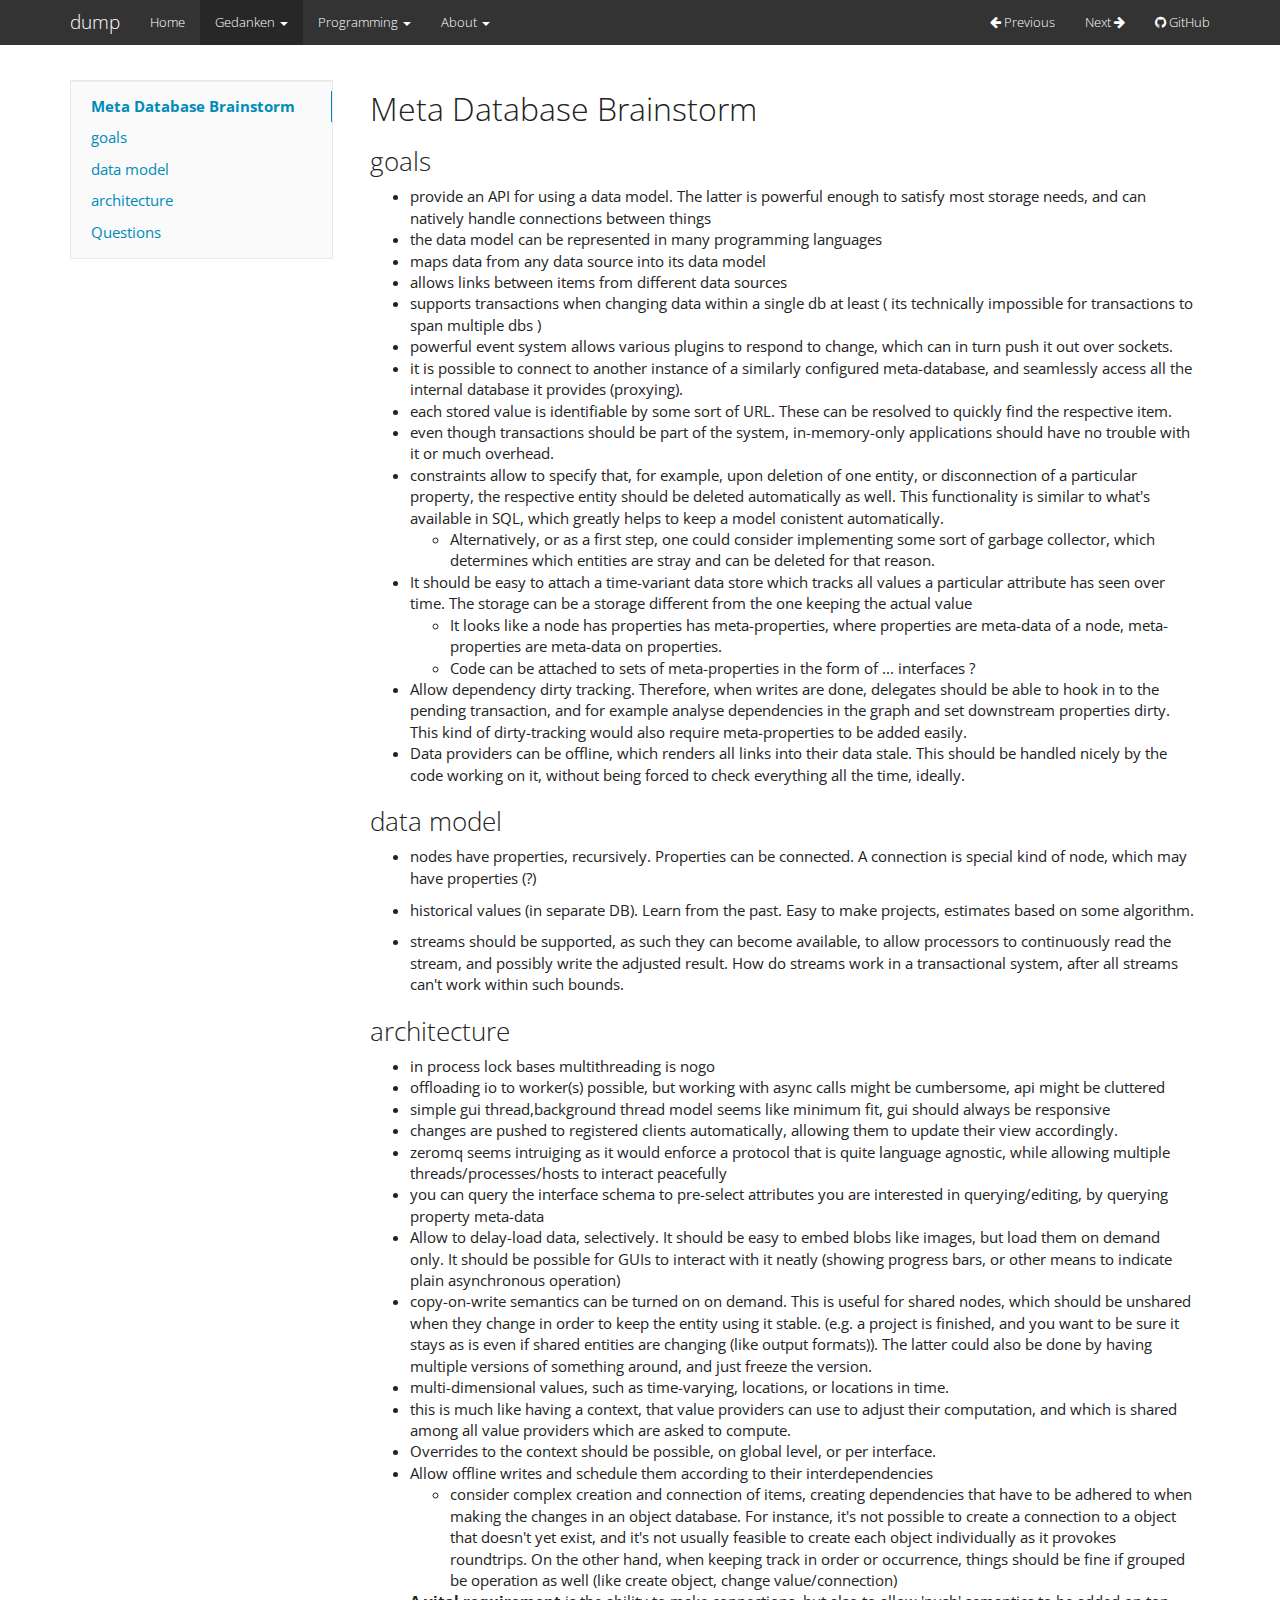
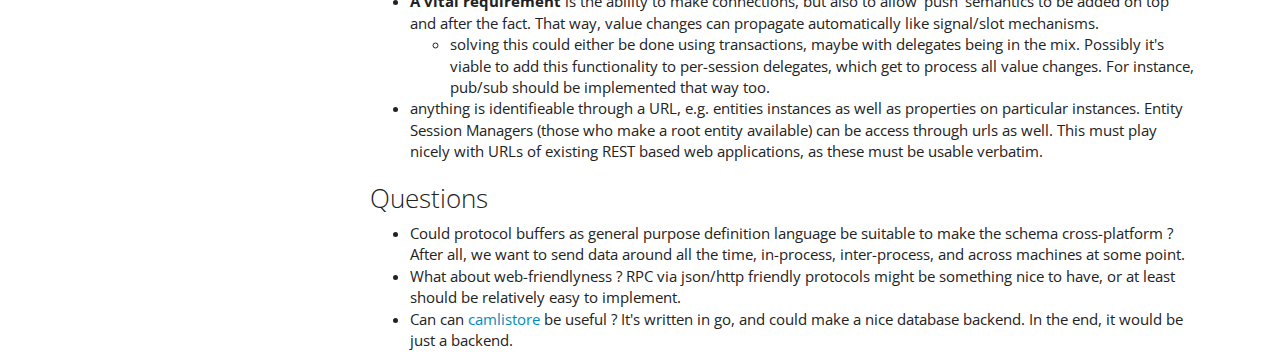
<file: meta-db/index.html>
<!DOCTYPE html>
<html lang="en">
    <head>
        <meta charset="utf-8">
        <meta http-equiv="X-UA-Compatible" content="IE=edge">
        <meta name="viewport" content="width=device-width, initial-scale=1.0">
        
        
        <link rel="canonical" href="https://byron.github.io/dump/meta-db/">
        <link rel="shortcut icon" href="../img/favicon.ico">

        <title>Meta-Database - dump</title>

        <link href="../css/bootstrap-custom.min.css" rel="stylesheet">
        <link href="../css/font-awesome-4.0.3.css" rel="stylesheet">
        <link href="../css/prettify-1.0.css" rel="stylesheet">
        <link href="../css/base.css" rel="stylesheet">

        <!-- HTML5 shim and Respond.js IE8 support of HTML5 elements and media queries -->
        <!--[if lt IE 9]>
            <script src="https://oss.maxcdn.com/libs/html5shiv/3.7.0/html5shiv.js"></script>
            <script src="https://oss.maxcdn.com/libs/respond.js/1.3.0/respond.min.js"></script>
        <![endif]-->

        
    </head>

    <body>

        <div class="navbar navbar-default navbar-fixed-top" role="navigation">
    <div class="container">

        <!-- Collapsed navigation -->
        <div class="navbar-header">
            <!-- Expander button -->
            <button type="button" class="navbar-toggle" data-toggle="collapse" data-target=".navbar-collapse">
                <span class="sr-only">Toggle navigation</span>
                <span class="icon-bar"></span>
                <span class="icon-bar"></span>
                <span class="icon-bar"></span>
            </button>

            <!-- Main title -->
            <a class="navbar-brand" href="..">dump</a>
        </div>

        <!-- Expanded navigation -->
        <div class="navbar-collapse collapse">
            <!-- Main navigation -->
            <ul class="nav navbar-nav">
            
            
                <li >
                    <a href="..">Home</a>
                </li>
            
            
            
                <li class="dropdown active">
                    <a href="#" class="dropdown-toggle" data-toggle="dropdown">Gedanken <b class="caret"></b></a>
                    <ul class="dropdown-menu">
                    
                        <li class="active">
                            <a href="./">Meta-Database</a>
                        </li>
                    
                        <li >
                            <a href="../bam/">BAM</a>
                        </li>
                    
                    </ul>
                </li>
            
            
            
                <li class="dropdown">
                    <a href="#" class="dropdown-toggle" data-toggle="dropdown">Programming <b class="caret"></b></a>
                    <ul class="dropdown-menu">
                    
                        <li >
                            <a href="../python-coding/">Python Coding</a>
                        </li>
                    
                        <li >
                            <a href="../lang/">Languages</a>
                        </li>
                    
                    </ul>
                </li>
            
            
            
                <li class="dropdown">
                    <a href="#" class="dropdown-toggle" data-toggle="dropdown">About <b class="caret"></b></a>
                    <ul class="dropdown-menu">
                    
                        <li >
                            <a href="../license/">License</a>
                        </li>
                    
                    </ul>
                </li>
            
            
            </ul>

            <!-- Search, Navigation and Repo links -->
            <ul class="nav navbar-nav navbar-right">
                
                <li >
                    <a rel="next" href="..">
                        <i class="fa fa-arrow-left"></i> Previous
                    </a>
                </li>
                <li >
                    <a rel="prev" href="../bam/">
                        Next <i class="fa fa-arrow-right"></i>
                    </a>
                </li>
                
                <li>
                    <a href="https://github.com/Byron/dump">
                        
                            <i class="fa fa-github"></i>
                        
                        GitHub
                    </a>
                </li>
                
            </ul>
        </div>
    </div>
</div>

        <div class="container">
            <div class="col-md-3"><div class="bs-sidebar hidden-print affix well" role="complementary">
    <ul class="nav bs-sidenav">
    
        <li class="main active"><a href="#meta-database-brainstorm">Meta Database Brainstorm</a></li>
        
            <li><a href="#goals">goals</a></li>
        
            <li><a href="#data-model">data model</a></li>
        
            <li><a href="#architecture">architecture</a></li>
        
            <li><a href="#questions">Questions</a></li>
        
    
    </ul>
</div></div>
            <div class="col-md-9" role="main">

<h2 id="meta-database-brainstorm">Meta Database Brainstorm</h2>
<h3 id="goals">goals</h3>
<ul>
<li>provide an API for using a data model. The latter is powerful enough to satisfy most storage needs, and can natively handle connections between things</li>
<li>the data model can be represented in many programming languages</li>
<li>maps data from any data source into its data model</li>
<li>allows links between items from different data sources</li>
<li>supports transactions when changing data within a single db at least ( its technically impossible for transactions to span multiple dbs )</li>
<li>powerful event system allows various plugins to respond to change, which can in turn push it out over sockets.</li>
<li>it is possible to connect to another instance of a similarly configured meta-database, and seamlessly access all the internal database it provides (proxying).</li>
<li>each stored value is identifiable by some sort of URL. These can be resolved to quickly find the respective item.</li>
<li>even though transactions should be part of the system, in-memory-only applications should have no trouble with it or much overhead.</li>
<li>constraints allow to specify that, for example, upon deletion of one entity, or disconnection of a particular property, the respective entity should be deleted automatically as well. This functionality is similar to what's available in SQL, which greatly helps to keep a model conistent automatically.<ul>
<li>Alternatively, or as a first step, one could consider implementing some sort of garbage collector, which determines which entities are stray and can be deleted for that reason.</li>
</ul>
</li>
<li>It should be easy to attach a time-variant data store which tracks all values a particular attribute has seen over time. The storage can be a storage different from the one keeping the actual value<ul>
<li>It looks like a node has properties has meta-properties, where properties are meta-data of a node, meta-properties are meta-data on properties.</li>
<li>Code can be attached to sets of meta-properties in the form of ... interfaces ?</li>
</ul>
</li>
<li>Allow dependency dirty tracking. Therefore, when writes are done, delegates should be able to hook in to the pending transaction, and for example analyse dependencies in the graph and set downstream properties dirty. This kind of dirty-tracking would also require meta-properties to be added easily.</li>
<li>Data providers can be offline, which renders all links into their data stale. This should be handled nicely by the code working on it, without being forced to check everything all the time, ideally.</li>
</ul>
<h3 id="data-model">data model</h3>
<ul>
<li>
<p>nodes have properties, recursively. Properties can be connected. A connection is special kind of node, which may have properties (?)</p>
</li>
<li>
<p>historical values (in separate DB). Learn from the past. Easy to make projects, estimates based on some algorithm.</p>
</li>
<li>streams should be supported, as such they can become available, to allow processors to continuously read the stream, and possibly write the adjusted result. How do streams work in a transactional system, after all streams can't work within such bounds.</li>
</ul>
<h3 id="architecture">architecture</h3>
<ul>
<li>in process lock bases multithreading is nogo</li>
<li>offloading io to worker(s) possible, but working with async calls might be cumbersome, api might be cluttered</li>
<li>simple gui thread,background thread model seems like minimum fit, gui should always be responsive </li>
<li>changes are pushed to registered clients automatically, allowing them to update their view accordingly.</li>
<li>zeromq seems intruiging as it would enforce a protocol that is quite language agnostic, while allowing multiple threads/processes/hosts to interact peacefully</li>
<li>you can query the interface schema to pre-select attributes you are interested in querying/editing, by querying property meta-data</li>
<li>Allow to delay-load data, selectively. It should be easy to embed blobs like images, but load them on demand only. It should be possible for GUIs to interact with it neatly (showing progress bars, or other means to indicate plain asynchronous operation)</li>
<li>copy-on-write semantics can be turned on on demand. This is useful for shared nodes, which should be unshared when they change in order to keep the entity using it stable. (e.g. a project is finished, and you want to be sure it stays as is even if shared entities are changing (like output formats)). The latter could also be done by having multiple versions of something around, and just freeze the version.</li>
<li>multi-dimensional values, such as time-varying, locations, or locations in time.</li>
<li>this is much like having a context, that value providers can use to adjust their computation, and which is shared among all value providers which are asked to compute.</li>
<li>Overrides to the context should be possible, on global level, or per interface.</li>
<li>Allow offline writes and schedule them according to their interdependencies<ul>
<li>consider complex creation and connection of items, creating dependencies that have to be adhered to when making the changes in an object database. For instance, it's not possible to create a connection to a object that doesn't yet exist, and it's not usually feasible to create each object individually as it provokes roundtrips. On the other hand, when keeping track in order or occurrence, things should be fine if grouped be operation as well (like create object, change value/connection)</li>
</ul>
</li>
<li><strong>A vital requirement</strong> is the ability to make connections, but also to allow 'push' semantics to be added on top and after the fact. That way, value changes can propagate automatically like signal/slot mechanisms.<ul>
<li>solving this could either be done using transactions, maybe with delegates being in the mix. Possibly it's viable to add this functionality to per-session delegates, which get to process all value changes. For instance, pub/sub should be implemented that way too.</li>
</ul>
</li>
<li>anything is identifieable through a URL, e.g. entities instances as well as properties on particular instances. Entity Session Managers (those who make a root entity available) can be access through urls as well. This must play nicely with URLs of existing REST based web applications, as these must be usable verbatim.</li>
</ul>
<h3 id="questions">Questions</h3>
<ul>
<li>Could protocol buffers as general purpose definition language be suitable to make the schema cross-platform ? After all, we want to send data around all the time, in-process, inter-process, and across machines at some point.</li>
<li>What about web-friendlyness ? RPC via json/http friendly protocols might be something nice to have, or at least should be relatively easy to implement.</li>
<li>Can can <a href="http://camlistore.org">camlistore</a> be useful ? It's written in go, and could make a nice database backend. In the end, it would be just a backend.</li>
</ul>
</div>
        </div>

        

        <script src="https://code.jquery.com/jquery-1.10.2.min.js"></script>
        <script src="../js/bootstrap-3.0.3.min.js"></script>
        <script src="../js/prettify-1.0.min.js"></script>
        <script src="../js/base.js"></script>
    </body>
</html>
</file>
<file: css/prettify-1.0.css>
.com { color: #93a1a1; }
.lit { color: #195f91; }
.pun, .opn, .clo { color: #93a1a1; }
.fun { color: #dc322f; }
.str, .atv { color: #D14; }
.kwd, .prettyprint .tag { color: #1e347b; }
.typ, .atn, .dec, .var { color: teal; }
.pln { color: #48484c; }

.prettyprint {
    padding: 8px;
}
.prettyprint.linenums {
  -webkit-box-shadow: inset 40px 0 0 #fbfbfc, inset 41px 0 0 #ececf0;
     -moz-box-shadow: inset 40px 0 0 #fbfbfc, inset 41px 0 0 #ececf0;
          box-shadow: inset 40px 0 0 #fbfbfc, inset 41px 0 0 #ececf0;
}

/* Specify class=linenums on a pre to get line numbering */
ol.linenums {
  margin: 0 0 0 33px; /* IE indents via margin-left */
}
ol.linenums li {
  padding-left: 12px;
  color: #bebec5;
  line-height: 20px;
  text-shadow: 0 1px 0 #fff;
}
</file>
<file: css/base.css>
body {
    padding-top: 70px;
}

ul.nav li.main {
    font-weight: bold;
}

div.col-md-3 {
    padding-left: 0;
}

div.source-links {
    float: right;
}

/*
 * Side navigation
 *
 * Scrollspy and affixed enhanced navigation to highlight sections and secondary
 * sections of docs content.
 */

/* By default it's not affixed in mobile views, so undo that */
.bs-sidebar.affix {
    position: static;
}

.bs-sidebar.well {
    padding: 0;
}

/* First level of nav */
.bs-sidenav {
    margin-top: 30px;
    margin-bottom: 30px;
    padding-top:    10px;
    padding-bottom: 10px;
    border-radius: 5px;
}

/* All levels of nav */
.bs-sidebar .nav > li > a {
    display: block;
    padding: 5px 20px;
}
.bs-sidebar .nav > li > a:hover,
.bs-sidebar .nav > li > a:focus {
    text-decoration: none;
    border-right: 1px solid;
}
.bs-sidebar .nav > .active > a,
.bs-sidebar .nav > .active:hover > a,
.bs-sidebar .nav > .active:focus > a {
    font-weight: bold;
    background-color: transparent;
    border-right: 1px solid;
}

/* Nav: second level (shown on .active) */
.bs-sidebar .nav .nav {
    display: none; /* Hide by default, but at >768px, show it */
    margin-bottom: 8px;
}
.bs-sidebar .nav .nav > li > a {
    padding-top:    3px;
    padding-bottom: 3px;
    padding-left: 30px;
    font-size: 90%;
}

/* Show and affix the side nav when space allows it */
@media (min-width: 992px) {
    .bs-sidebar .nav > .active > ul {
        display: block;
    }
    /* Widen the fixed sidebar */
    .bs-sidebar.affix,
    .bs-sidebar.affix-bottom {
        width: 213px;
    }
    .bs-sidebar.affix {
        position: fixed; /* Undo the static from mobile first approach */
        top: 80px;
    }
    .bs-sidebar.affix-bottom {
        position: absolute; /* Undo the static from mobile first approach */
    }
    .bs-sidebar.affix-bottom .bs-sidenav,
    .bs-sidebar.affix .bs-sidenav {
        margin-top: 0;
        margin-bottom: 0;
    }
}
@media (min-width: 1200px) {
    /* Widen the fixed sidebar again */
    .bs-sidebar.affix-bottom,
    .bs-sidebar.affix {
        width: 263px;
    }
}
</file>
